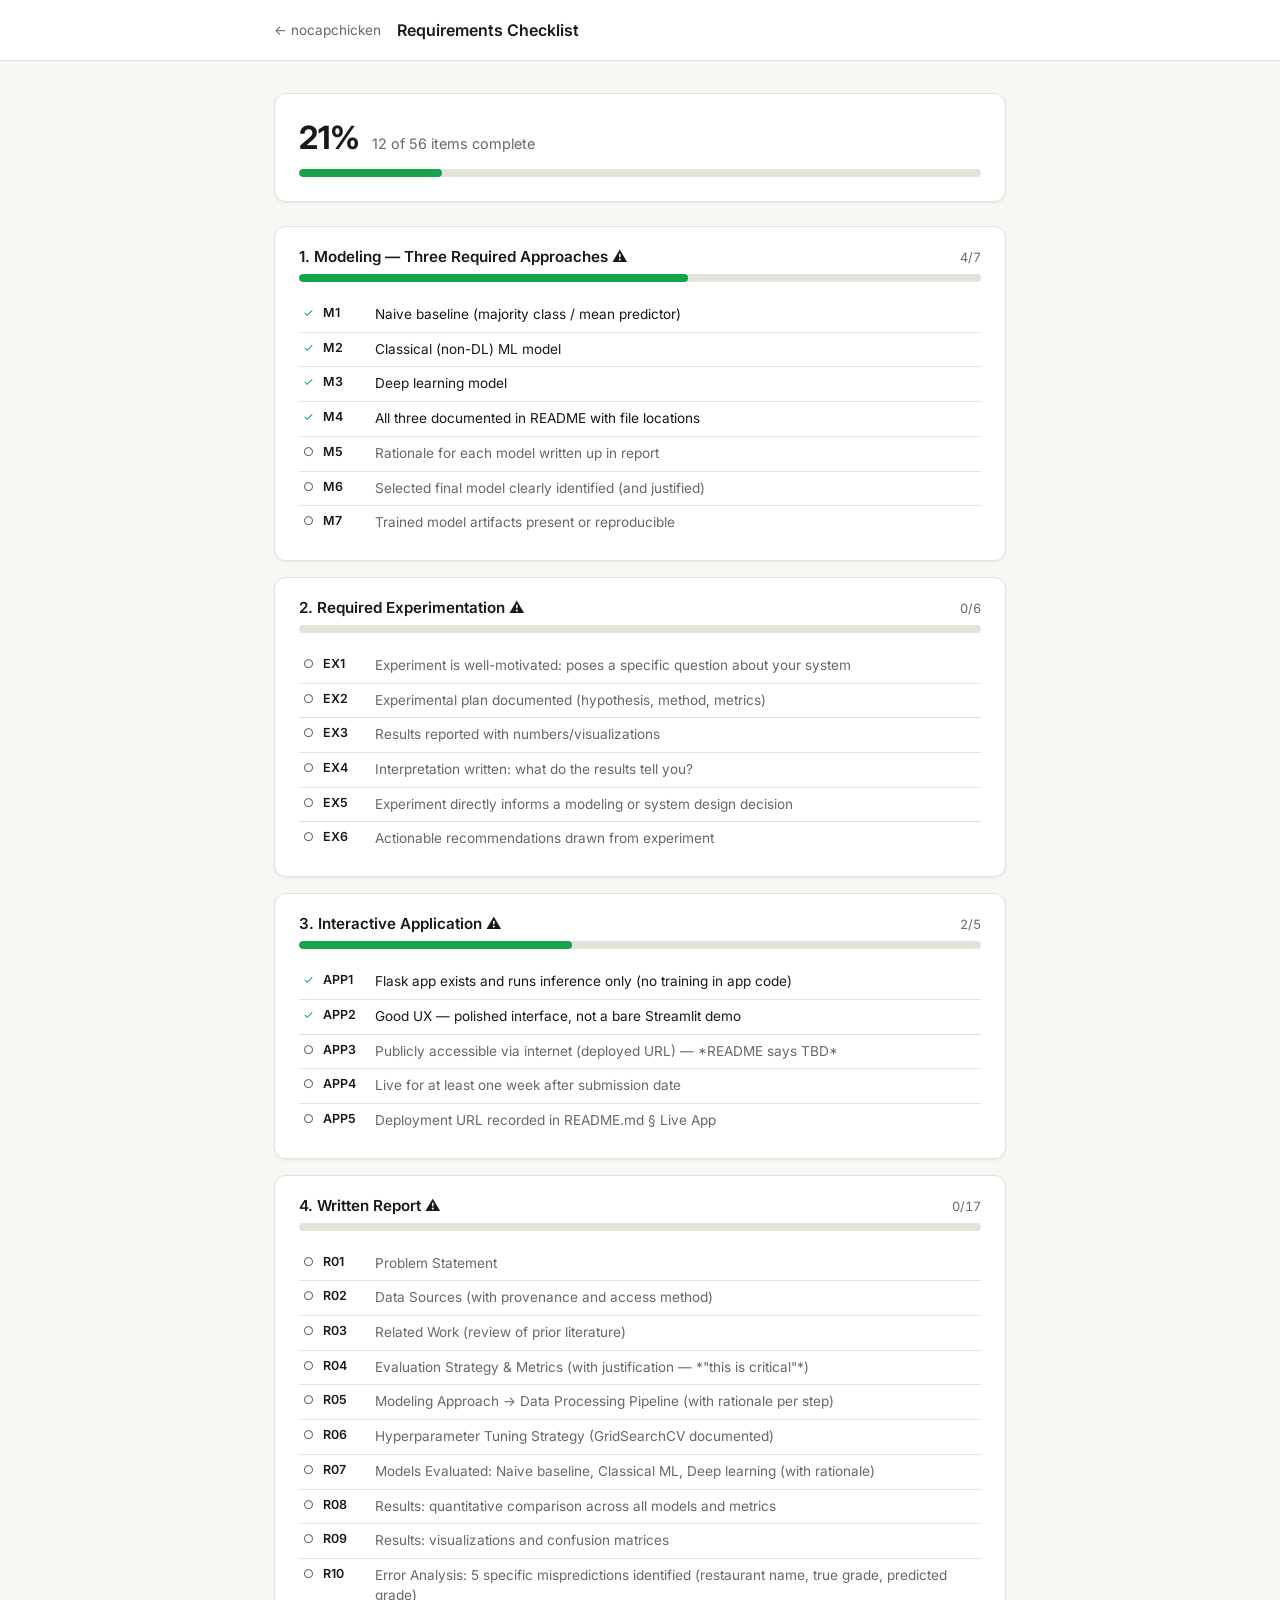
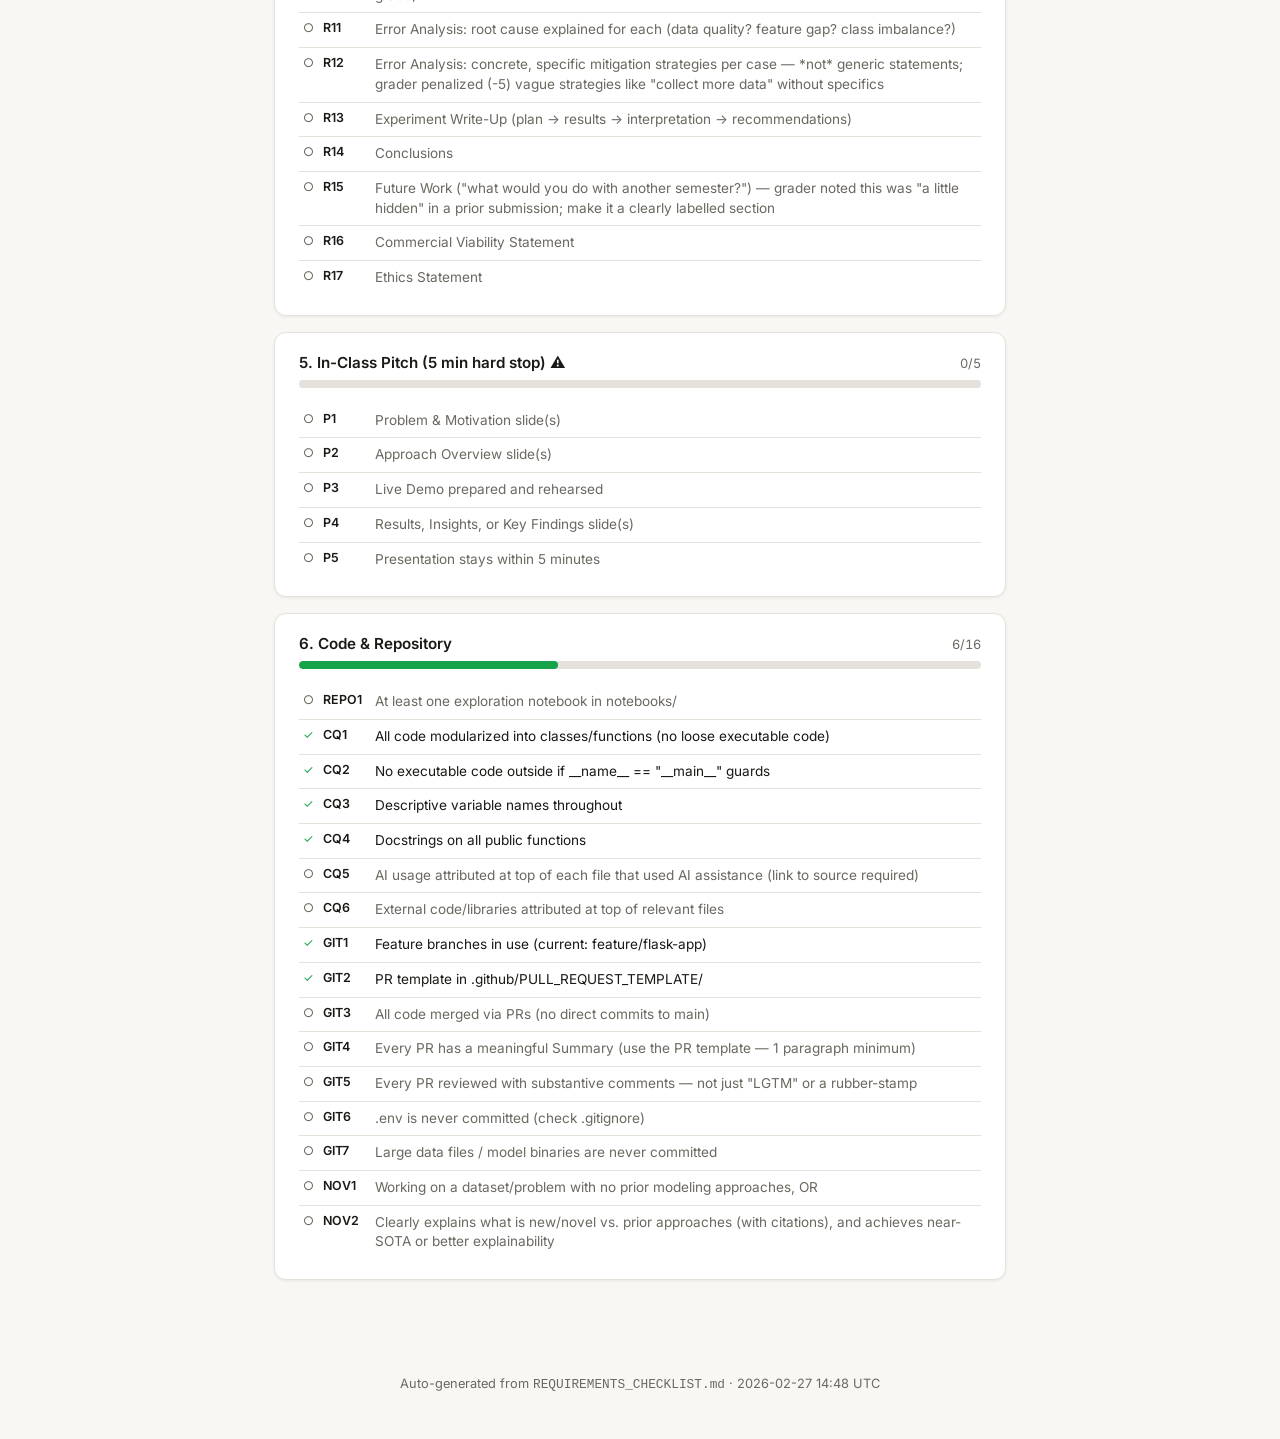
<file: docs/checklist/index.html>
<!-- AI-assisted (Claude Code, claude.ai) — https://claude.ai -->
<!-- AUTO-GENERATED — edit REQUIREMENTS_CHECKLIST.md, not this file -->
<!DOCTYPE html>
<html lang="en">
<head>
  <meta charset="UTF-8" />
  <meta name="viewport" content="width=device-width, initial-scale=1.0" />
  <title>Requirements Checklist — nocapchicken</title>
  <link rel="preconnect" href="https://fonts.googleapis.com" />
  <link rel="preconnect" href="https://fonts.gstatic.com" crossorigin />
  <link href="https://fonts.googleapis.com/css2?family=Inter:wght@300;400;500;600;700&display=swap" rel="stylesheet" />
  <style>
    *, *::before, *::after { box-sizing: border-box; margin: 0; padding: 0; }
    :root {
      --bg: #f8f7f4; --surface: #ffffff; --border: #e5e2db;
      --text: #1a1916; --text-muted: #6b6860;
      --green: #16a34a; --green-bg: #f0fdf4;
      --radius-sm: 6px; --radius-md: 12px;
      --shadow-sm: 0 1px 3px rgba(0,0,0,.07);
      --font: 'Inter', system-ui, -apple-system, sans-serif;
    }
    html { font-size: 16px; -webkit-font-smoothing: antialiased; }
    body { font-family: var(--font); background: var(--bg); color: var(--text); min-height: 100dvh; }
    a { color: inherit; }
    .container { width: 100%; max-width: 780px; margin: 0 auto; padding: 0 24px; }

    /* header */
    .site-header { border-bottom: 1px solid var(--border); padding: 20px 0; background: var(--surface); }
    .site-header .container { display: flex; align-items: center; gap: 16px; }
    .back-link { font-size: 0.85rem; color: var(--text-muted); text-decoration: none; }
    .back-link:hover { color: var(--text); }
    .header-title { font-size: 1rem; font-weight: 600; }

    /* overall progress */
    .overall { background: var(--surface); border: 1px solid var(--border); border-radius: var(--radius-md);
      padding: 24px; margin: 32px 0 24px; box-shadow: var(--shadow-sm); }
    .overall-row { display: flex; align-items: baseline; gap: 12px; margin-bottom: 12px; }
    .overall-pct { font-size: 2rem; font-weight: 700; }
    .overall-label { font-size: 0.9rem; color: var(--text-muted); }
    .progress-bar { height: 8px; background: var(--border); border-radius: 4px; overflow: hidden; margin-top: 4px; }
    .progress-fill { height: 100%; background: var(--green); border-radius: 4px; transition: width .3s; }

    /* sections */
    .checklist-section { background: var(--surface); border: 1px solid var(--border); border-radius: var(--radius-md);
      padding: 20px 24px; margin-bottom: 16px; box-shadow: var(--shadow-sm); }
    .section-header { display: flex; justify-content: space-between; align-items: baseline; margin-bottom: 8px; }
    .section-header h2 { font-size: 0.95rem; font-weight: 600; }
    .section-count { font-size: 0.8rem; color: var(--text-muted); font-variant-numeric: tabular-nums; }
    .checklist-section .progress-bar { margin-bottom: 16px; }

    /* item table */
    .item-table { width: 100%; border-collapse: collapse; font-size: 0.85rem; }
    .item-table tr { border-top: 1px solid var(--border); }
    .item-table tr:first-child { border-top: none; }
    .item-table td { padding: 7px 4px; vertical-align: top; }
    .item-glyph { width: 20px; color: var(--text-muted); font-size: 0.75rem; padding-top: 8px; }
    .item-id { width: 52px; font-weight: 600; font-size: 0.78rem; white-space: nowrap; padding-top: 8px; }
    .item-label { color: var(--text-muted); line-height: 1.45; }
    tr.done .item-glyph { color: var(--green); }
    tr.done .item-id { color: var(--text); }
    tr.done .item-label { color: var(--text); }

    /* footer */
    .page-footer { text-align: center; font-size: 0.8rem; color: var(--text-muted); padding: 32px 0 48px; }
  </style>
</head>
<body>
  <header class="site-header">
    <div class="container">
      <a class="back-link" href="../">← nocapchicken</a>
      <span class="header-title">Requirements Checklist</span>
    </div>
  </header>

  <main style="padding-bottom: 48px;">
    <div class="container">
      <div class="overall">
        <div class="overall-row">
          <span class="overall-pct">21%</span>
          <span class="overall-label">12 of 56 items complete</span>
        </div>
        <div class="progress-bar"><div class="progress-fill" style="width:21%"></div></div>
      </div>
      
    <section class="checklist-section">
      <div class="section-header">
        <h2>1. Modeling — Three Required Approaches ⚠️</h2>
        <span class="section-count">4/7</span>
      </div>
      <div class="progress-bar"><div class="progress-fill" style="width:57%"></div></div>
      <table class="item-table">
        <tbody><tr class="done"><td class="item-glyph">✓</td><td class="item-id">M1</td><td class="item-label">Naive baseline (majority class / mean predictor)</td></tr>
<tr class="done"><td class="item-glyph">✓</td><td class="item-id">M2</td><td class="item-label">Classical (non-DL) ML model</td></tr>
<tr class="done"><td class="item-glyph">✓</td><td class="item-id">M3</td><td class="item-label">Deep learning model</td></tr>
<tr class="done"><td class="item-glyph">✓</td><td class="item-id">M4</td><td class="item-label">All three documented in README with file locations</td></tr>
<tr class="open"><td class="item-glyph">○</td><td class="item-id">M5</td><td class="item-label">Rationale for each model written up in report</td></tr>
<tr class="open"><td class="item-glyph">○</td><td class="item-id">M6</td><td class="item-label">Selected final model clearly identified (and justified)</td></tr>
<tr class="open"><td class="item-glyph">○</td><td class="item-id">M7</td><td class="item-label">Trained model artifacts present or reproducible</td></tr>
</tbody>
      </table>
    </section>

    <section class="checklist-section">
      <div class="section-header">
        <h2>2. Required Experimentation ⚠️</h2>
        <span class="section-count">0/6</span>
      </div>
      <div class="progress-bar"><div class="progress-fill" style="width:0%"></div></div>
      <table class="item-table">
        <tbody><tr class="open"><td class="item-glyph">○</td><td class="item-id">EX1</td><td class="item-label">Experiment is well-motivated: poses a specific question about your system</td></tr>
<tr class="open"><td class="item-glyph">○</td><td class="item-id">EX2</td><td class="item-label">Experimental plan documented (hypothesis, method, metrics)</td></tr>
<tr class="open"><td class="item-glyph">○</td><td class="item-id">EX3</td><td class="item-label">Results reported with numbers/visualizations</td></tr>
<tr class="open"><td class="item-glyph">○</td><td class="item-id">EX4</td><td class="item-label">Interpretation written: what do the results tell you?</td></tr>
<tr class="open"><td class="item-glyph">○</td><td class="item-id">EX5</td><td class="item-label">Experiment directly informs a modeling or system design decision</td></tr>
<tr class="open"><td class="item-glyph">○</td><td class="item-id">EX6</td><td class="item-label">Actionable recommendations drawn from experiment</td></tr>
</tbody>
      </table>
    </section>

    <section class="checklist-section">
      <div class="section-header">
        <h2>3. Interactive Application ⚠️</h2>
        <span class="section-count">2/5</span>
      </div>
      <div class="progress-bar"><div class="progress-fill" style="width:40%"></div></div>
      <table class="item-table">
        <tbody><tr class="done"><td class="item-glyph">✓</td><td class="item-id">APP1</td><td class="item-label">Flask app exists and runs inference only (no training in app code)</td></tr>
<tr class="done"><td class="item-glyph">✓</td><td class="item-id">APP2</td><td class="item-label">Good UX — polished interface, not a bare Streamlit demo</td></tr>
<tr class="open"><td class="item-glyph">○</td><td class="item-id">APP3</td><td class="item-label">Publicly accessible via internet (deployed URL) — *README says TBD*</td></tr>
<tr class="open"><td class="item-glyph">○</td><td class="item-id">APP4</td><td class="item-label">Live for at least one week after submission date</td></tr>
<tr class="open"><td class="item-glyph">○</td><td class="item-id">APP5</td><td class="item-label">Deployment URL recorded in README.md § Live App</td></tr>
</tbody>
      </table>
    </section>

    <section class="checklist-section">
      <div class="section-header">
        <h2>4. Written Report ⚠️</h2>
        <span class="section-count">0/17</span>
      </div>
      <div class="progress-bar"><div class="progress-fill" style="width:0%"></div></div>
      <table class="item-table">
        <tbody><tr class="open"><td class="item-glyph">○</td><td class="item-id">R01</td><td class="item-label">Problem Statement</td></tr>
<tr class="open"><td class="item-glyph">○</td><td class="item-id">R02</td><td class="item-label">Data Sources (with provenance and access method)</td></tr>
<tr class="open"><td class="item-glyph">○</td><td class="item-id">R03</td><td class="item-label">Related Work (review of prior literature)</td></tr>
<tr class="open"><td class="item-glyph">○</td><td class="item-id">R04</td><td class="item-label">Evaluation Strategy & Metrics (with justification — *"this is critical"*)</td></tr>
<tr class="open"><td class="item-glyph">○</td><td class="item-id">R05</td><td class="item-label">Modeling Approach → Data Processing Pipeline (with rationale per step)</td></tr>
<tr class="open"><td class="item-glyph">○</td><td class="item-id">R06</td><td class="item-label">Hyperparameter Tuning Strategy (GridSearchCV documented)</td></tr>
<tr class="open"><td class="item-glyph">○</td><td class="item-id">R07</td><td class="item-label">Models Evaluated: Naive baseline, Classical ML, Deep learning (with rationale)</td></tr>
<tr class="open"><td class="item-glyph">○</td><td class="item-id">R08</td><td class="item-label">Results: quantitative comparison across all models and metrics</td></tr>
<tr class="open"><td class="item-glyph">○</td><td class="item-id">R09</td><td class="item-label">Results: visualizations and confusion matrices</td></tr>
<tr class="open"><td class="item-glyph">○</td><td class="item-id">R10</td><td class="item-label">Error Analysis: 5 specific mispredictions identified (restaurant name, true grade, predicted grade)</td></tr>
<tr class="open"><td class="item-glyph">○</td><td class="item-id">R11</td><td class="item-label">Error Analysis: root cause explained for each (data quality? feature gap? class imbalance?)</td></tr>
<tr class="open"><td class="item-glyph">○</td><td class="item-id">R12</td><td class="item-label">Error Analysis: concrete, specific mitigation strategies per case — *not* generic statements; grader penalized (-5) vague strategies like "collect more data" without specifics</td></tr>
<tr class="open"><td class="item-glyph">○</td><td class="item-id">R13</td><td class="item-label">Experiment Write-Up (plan → results → interpretation → recommendations)</td></tr>
<tr class="open"><td class="item-glyph">○</td><td class="item-id">R14</td><td class="item-label">Conclusions</td></tr>
<tr class="open"><td class="item-glyph">○</td><td class="item-id">R15</td><td class="item-label">Future Work ("what would you do with another semester?") — grader noted this was "a little hidden" in a prior submission; make it a clearly labelled section</td></tr>
<tr class="open"><td class="item-glyph">○</td><td class="item-id">R16</td><td class="item-label">Commercial Viability Statement</td></tr>
<tr class="open"><td class="item-glyph">○</td><td class="item-id">R17</td><td class="item-label">Ethics Statement</td></tr>
</tbody>
      </table>
    </section>

    <section class="checklist-section">
      <div class="section-header">
        <h2>5. In-Class Pitch (5 min hard stop) ⚠️</h2>
        <span class="section-count">0/5</span>
      </div>
      <div class="progress-bar"><div class="progress-fill" style="width:0%"></div></div>
      <table class="item-table">
        <tbody><tr class="open"><td class="item-glyph">○</td><td class="item-id">P1</td><td class="item-label">Problem & Motivation slide(s)</td></tr>
<tr class="open"><td class="item-glyph">○</td><td class="item-id">P2</td><td class="item-label">Approach Overview slide(s)</td></tr>
<tr class="open"><td class="item-glyph">○</td><td class="item-id">P3</td><td class="item-label">Live Demo prepared and rehearsed</td></tr>
<tr class="open"><td class="item-glyph">○</td><td class="item-id">P4</td><td class="item-label">Results, Insights, or Key Findings slide(s)</td></tr>
<tr class="open"><td class="item-glyph">○</td><td class="item-id">P5</td><td class="item-label">Presentation stays within 5 minutes</td></tr>
</tbody>
      </table>
    </section>

    <section class="checklist-section">
      <div class="section-header">
        <h2>6. Code & Repository</h2>
        <span class="section-count">6/16</span>
      </div>
      <div class="progress-bar"><div class="progress-fill" style="width:38%"></div></div>
      <table class="item-table">
        <tbody><tr class="open"><td class="item-glyph">○</td><td class="item-id">REPO1</td><td class="item-label">At least one exploration notebook in notebooks/</td></tr>
<tr class="done"><td class="item-glyph">✓</td><td class="item-id">CQ1</td><td class="item-label">All code modularized into classes/functions (no loose executable code)</td></tr>
<tr class="done"><td class="item-glyph">✓</td><td class="item-id">CQ2</td><td class="item-label">No executable code outside if __name__ == "__main__" guards</td></tr>
<tr class="done"><td class="item-glyph">✓</td><td class="item-id">CQ3</td><td class="item-label">Descriptive variable names throughout</td></tr>
<tr class="done"><td class="item-glyph">✓</td><td class="item-id">CQ4</td><td class="item-label">Docstrings on all public functions</td></tr>
<tr class="open"><td class="item-glyph">○</td><td class="item-id">CQ5</td><td class="item-label">AI usage attributed at top of each file that used AI assistance (link to source required)</td></tr>
<tr class="open"><td class="item-glyph">○</td><td class="item-id">CQ6</td><td class="item-label">External code/libraries attributed at top of relevant files</td></tr>
<tr class="done"><td class="item-glyph">✓</td><td class="item-id">GIT1</td><td class="item-label">Feature branches in use (current: feature/flask-app)</td></tr>
<tr class="done"><td class="item-glyph">✓</td><td class="item-id">GIT2</td><td class="item-label">PR template in .github/PULL_REQUEST_TEMPLATE/</td></tr>
<tr class="open"><td class="item-glyph">○</td><td class="item-id">GIT3</td><td class="item-label">All code merged via PRs (no direct commits to main)</td></tr>
<tr class="open"><td class="item-glyph">○</td><td class="item-id">GIT4</td><td class="item-label">Every PR has a meaningful Summary (use the PR template — 1 paragraph minimum)</td></tr>
<tr class="open"><td class="item-glyph">○</td><td class="item-id">GIT5</td><td class="item-label">Every PR reviewed with substantive comments — not just "LGTM" or a rubber-stamp</td></tr>
<tr class="open"><td class="item-glyph">○</td><td class="item-id">GIT6</td><td class="item-label">.env is never committed (check .gitignore)</td></tr>
<tr class="open"><td class="item-glyph">○</td><td class="item-id">GIT7</td><td class="item-label">Large data files / model binaries are never committed</td></tr>
<tr class="open"><td class="item-glyph">○</td><td class="item-id">NOV1</td><td class="item-label">Working on a dataset/problem with no prior modeling approaches, OR</td></tr>
<tr class="open"><td class="item-glyph">○</td><td class="item-id">NOV2</td><td class="item-label">Clearly explains what is new/novel vs. prior approaches (with citations), and achieves near-SOTA or better explainability</td></tr>
</tbody>
      </table>
    </section>

    </div>
  </main>

  <footer class="page-footer">
    Auto-generated from <code>REQUIREMENTS_CHECKLIST.md</code> · 2026-02-27 14:48 UTC
  </footer>
</body>
</html>
</file>
